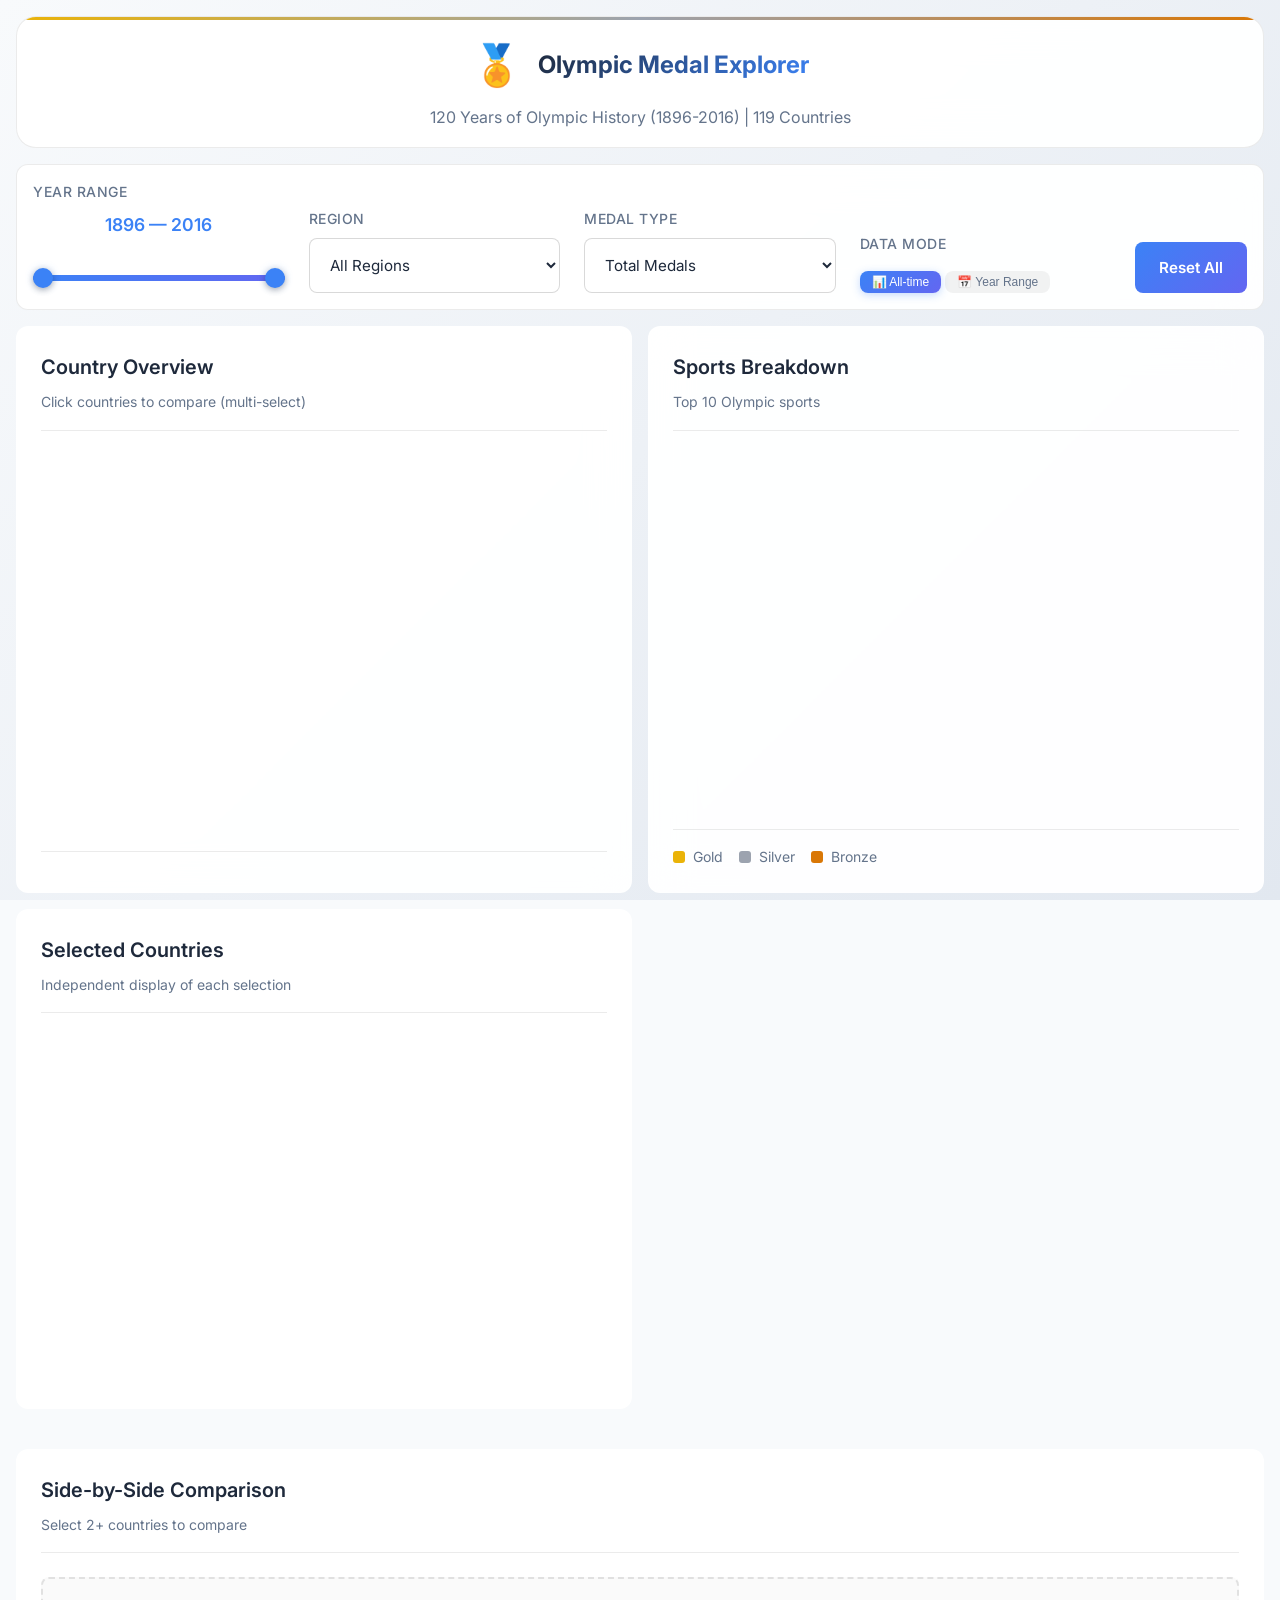
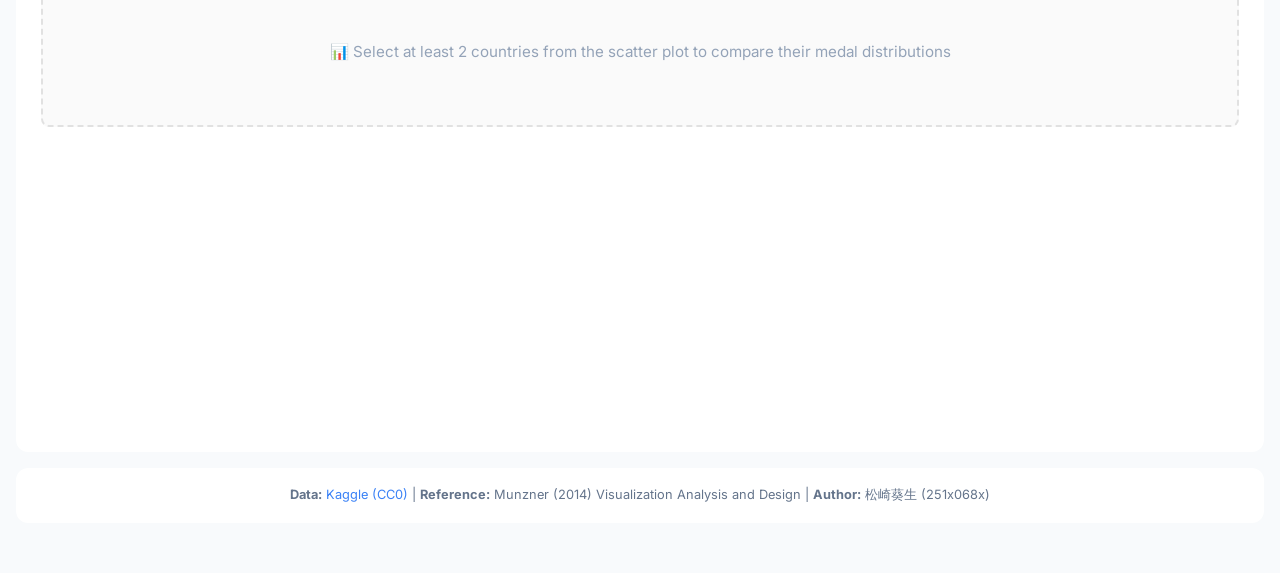
<file: FinalTask/system.html>
<!DOCTYPE html>
<html lang="en">

<head>
    <meta charset="UTF-8">
    <meta name="viewport" content="width=device-width, initial-scale=1.0">
    <title>Olympic Medal Explorer | InfoVis2025</title>
    <meta name="description" content="Interactive visualization of 120 years of Olympic medal history">
    <link rel="stylesheet" href="css/style.css">
    <link rel="preconnect" href="https://fonts.googleapis.com">
    <link rel="preconnect" href="https://fonts.gstatic.com" crossorigin>
    <link href="https://fonts.googleapis.com/css2?family=Inter:wght@300;400;500;600;700&display=swap" rel="stylesheet">
    <script src="https://d3js.org/d3.v7.min.js"></script>
</head>

<body>
    <div class="container horizontal-layout">
        <!-- Header -->
        <header class="header compact">
            <div class="header-content">
                <div class="logo">
                    <span class="logo-icon">🏅</span>
                    <h1>Olympic Medal Explorer</h1>
                </div>
                <p class="subtitle">120 Years of Olympic History (1896-2016) | 119 Countries</p>
            </div>
        </header>

        <!-- Controls Panel - Compact horizontal -->
        <section class="controls-panel compact">
            <div class="control-group year-range-group">
                <label>Year Range</label>
                <div class="year-display" id="year-display">1896 — 2016</div>
                <div class="dual-range-slider">
                    <input type="range" id="year-min" min="1896" max="2016" value="1896" step="4" class="range-min">
                    <input type="range" id="year-max" min="1896" max="2016" value="2016" step="4" class="range-max">
                    <div class="slider-track"></div>
                </div>
            </div>
            <div class="control-group">
                <label for="region-filter">Region</label>
                <select id="region-filter">
                    <option value="all">All Regions</option>
                    <option value="Americas">Americas</option>
                    <option value="Europe">Europe</option>
                    <option value="Asia">Asia</option>
                    <option value="Africa">Africa</option>
                    <option value="Oceania">Oceania</option>
                </select>
            </div>
            <div class="control-group">
                <label for="medal-filter">Medal Type</label>
                <select id="medal-filter">
                    <option value="total">Total Medals</option>
                    <option value="gold">Gold Only</option>
                    <option value="silver">Silver Only</option>
                    <option value="bronze">Bronze Only</option>
                </select>
            </div>
            <div class="control-group">
                <label>Data Mode</label>
                <div class="data-mode-tabs" id="global-mode-tabs">
                    <button class="mode-tab active" data-mode="all-time">📊 All-time</button>
                    <button class="mode-tab" data-mode="year-range">📅 Year Range</button>
                </div>
            </div>
            <button id="reset-btn" class="reset-btn">Reset All</button>
        </section>

        <!-- Main Visualization Area - Horizontal 3-column -->
        <main class="viz-grid-horizontal">
            <!-- Left: Scatter Plot -->
            <section class="viz-panel" id="scatter-panel">
                <div class="panel-header">
                    <h2>Country Overview</h2>
                    <p class="panel-description">Click countries to compare (multi-select)</p>
                </div>
                <div class="chart-container" id="scatter-chart"></div>
                <div class="legend" id="scatter-legend"></div>
            </section>

            <!-- Center: Bar Chart (Sports breakdown) -->
            <section class="viz-panel" id="bar-panel">
                <div class="panel-header">
                    <h2>Sports Breakdown</h2>
                    <p class="panel-description" id="bar-description">Top 10 Olympic sports</p>
                </div>
                <div class="chart-container" id="bar-chart"></div>
                <div class="legend bar-legend">
                    <div class="legend-item"><span class="legend-color"
                            style="background: #eab308;"></span><span>Gold</span></div>
                    <div class="legend-item"><span class="legend-color"
                            style="background: #9ca3af;"></span><span>Silver</span></div>
                    <div class="legend-item"><span class="legend-color"
                            style="background: #d97706;"></span><span>Bronze</span></div>
                </div>
            </section>

            <!-- Right: Selected Countries Display -->
            <section class="viz-panel" id="selection-panel">
                <div class="panel-header">
                    <h2>Selected Countries</h2>
                    <p class="panel-description">Independent display of each selection</p>
                </div>
                <div class="country-cards-container" id="country-cards"></div>
            </section>
        </main>

        <!-- Comparison Chart (always visible, shows placeholder when < 2 selected) -->
        <section class="comparison-section" id="comparison-section">
            <div class="viz-panel comparison-panel">
                <div class="panel-header">
                    <h2>Side-by-Side Comparison</h2>
                    <p class="panel-description" id="comparison-description">Select 2+ countries to compare</p>
                </div>
                <div class="comparison-placeholder" id="comparison-placeholder">
                    <p>📊 Select at least 2 countries from the scatter plot to compare their medal distributions</p>
                </div>
                <div class="chart-container" id="comparison-chart"></div>
            </div>
        </section>

        <!-- Footer - Compact -->
        <footer class="footer compact">
            <div class="credits">
                <p><strong>Data:</strong> <a
                        href="https://www.kaggle.com/datasets/heesoo37/120-years-of-olympic-history-athletes-and-results"
                        target="_blank">Kaggle (CC0)</a> | <strong>Reference:</strong> Munzner (2014) Visualization
                    Analysis and Design | <strong>Author:</strong> 松崎葵生 (251x068x)</p>
            </div>
        </footer>
    </div>

    <!-- Tooltip -->
    <div class="tooltip" id="tooltip"></div>

    <!-- Scripts -->
    <script src="js/main.js"></script>
</body>

</html>
</file>
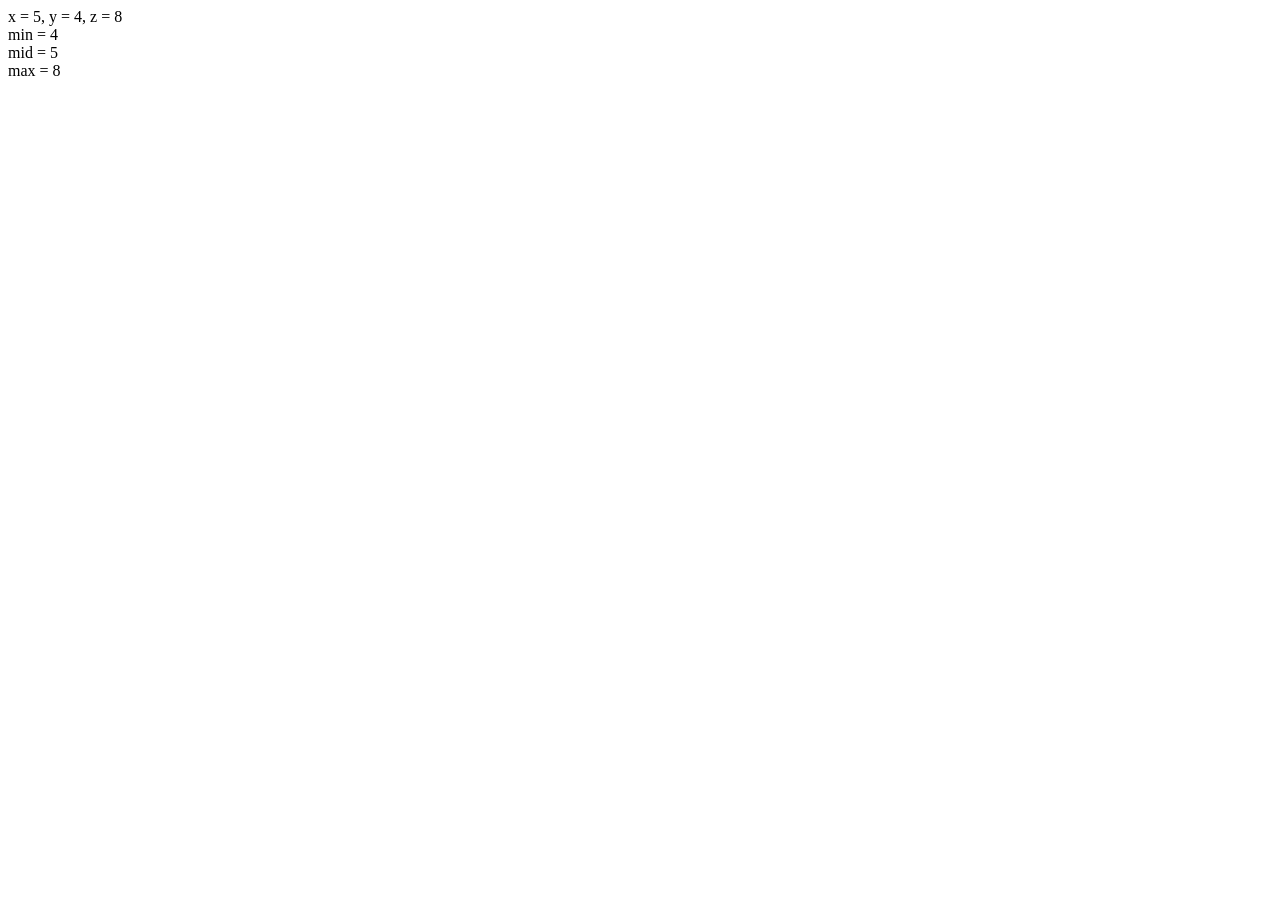
<file: W02/task2.html>
<html>
<head>
<title>W02: Task 2</title>
</head>
<body>

<script src="vec3.js"></script>
<script>
var x = 5, y = 4, z = 8; 
var v = new Vec3(x, y, z);

var min = v.min(); 
var mid = v.mid(); 
var max = v.max(); 

document.write("x = " + x + ", y = " + y + ", z = " + z + "<br>");
document.write("min = " + min + "<br>");
document.write("mid = " + mid + "<br>");
document.write("max = " + max + "<br>");
</script>

</body>
</html>
</file>
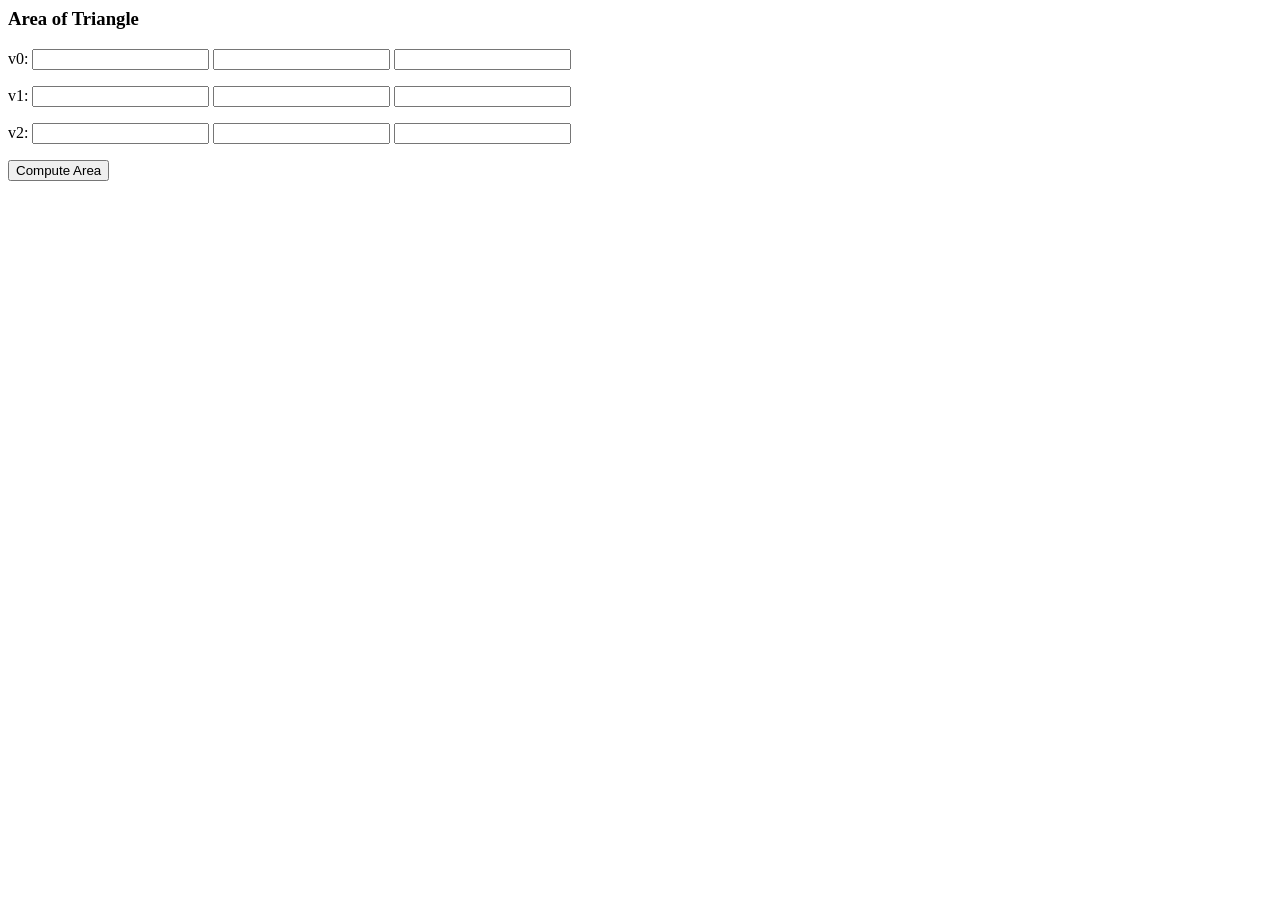
<file: W02/task3.html>
<html>
<head>
<title>W02: Task 3</title>
</head>
<body>

<h3>Area of Triangle</h3>

<p>v0: <input id="x0" type="number"> <input id="y0" type="number"> <input id="z0" type="number"></p>
<p>v1: <input id="x1" type="number"> <input id="y1" type="number"> <input id="z1" type="number"></p>
<p>v2: <input id="x2" type="number"> <input id="y2" type="number"> <input id="z2" type="number"></p>

<input type="button" id="calc" value="Compute Area">
<p id="output"></p>

<script src="vec3.js"></script>
<script>
function AreaOfTriangle(v0, v1, v2) {
  var ux = v1.x - v0.x;
  var uy = v1.y - v0.y;
  var uz = v1.z - v0.z;

  var vx = v2.x - v0.x;
  var vy = v2.y - v0.y;
  var vz = v2.z - v0.z;

  var cx = uy * vz - uz * vy;
  var cy = uz * vx - ux * vz;
  var cz = ux * vy - uy * vx;

  var area = 0.5 * Math.sqrt(cx*cx + cy*cy + cz*cz);
  return area;
}

document.getElementById("calc").addEventListener("click", function() {
  var x0 = Number(document.getElementById("x0").value);
  var y0 = Number(document.getElementById("y0").value);
  var z0 = Number(document.getElementById("z0").value);

  var x1 = Number(document.getElementById("x1").value);
  var y1 = Number(document.getElementById("y1").value);
  var z1 = Number(document.getElementById("z1").value);

  var x2 = Number(document.getElementById("x2").value);
  var y2 = Number(document.getElementById("y2").value);
  var z2 = Number(document.getElementById("z2").value);

  var v0 = new Vec3(x0, y0, z0);
  var v1 = new Vec3(x1, y1, z1);
  var v2 = new Vec3(x2, y2, z2);

  var S = AreaOfTriangle(v0, v1, v2);
  document.getElementById("output").innerHTML = "Area = " + S;
});
</script>

</body>
</html>
</file>
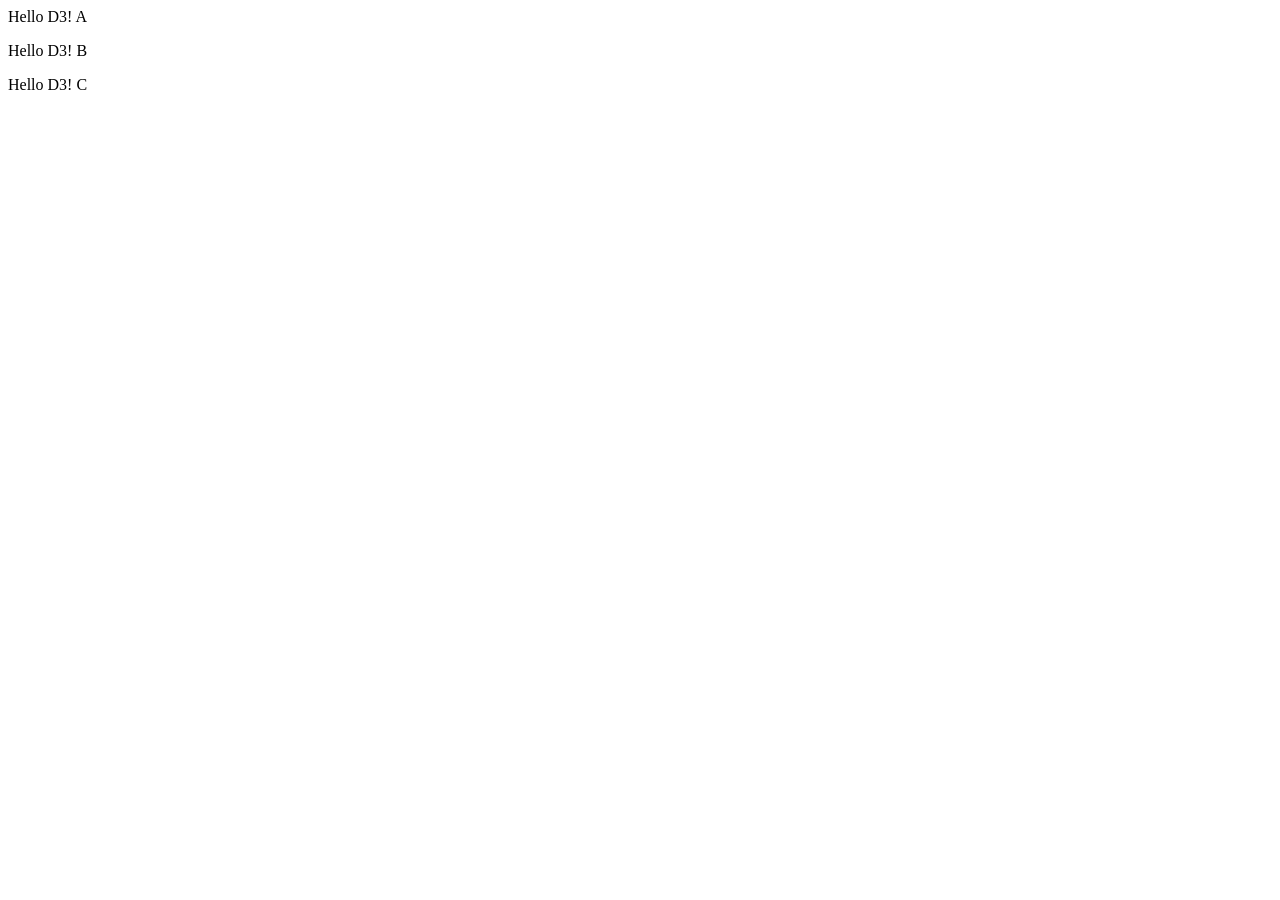
<file: W04/w04_ex03.html>
<html>
    <head>
        <title>W04: Example 03</title>
    </head>
    <body>
	<p>Hello D3! A</p>
	<p>Hello D3! B</p>
	<p>Hello D3! C</p>
	<script src="https://d3js.org/d3.v4.min.js"></script>
	<script>
	 var p = d3.select("body").select("p");
	 p.style("font-weight","bold");
	</script>
    </body>
</html>
</file>
<file: FinalTask/css/style.css>
/* ===================================
   Olympic Medal Explorer - Styles
   Modern, responsive visualization UI
   =================================== */

:root {
    /* Color Palette - Light Theme */
    --bg-primary: #f8fafc;
    --bg-secondary: #ffffff;
    --bg-card: rgba(255, 255, 255, 0.95);
    --bg-glass: rgba(0, 0, 0, 0.02);

    --text-primary: #1e293b;
    --text-secondary: #64748b;
    --text-muted: #94a3b8;

    --accent-primary: #3b82f6;
    --accent-secondary: #6366f1;
    --accent-glow: rgba(59, 130, 246, 0.2);

    --gold: #eab308;
    --silver: #9ca3af;
    --bronze: #d97706;

    --region-americas: #ef4444;
    --region-europe: #3b82f6;
    --region-asia: #22c55e;
    --region-africa: #f59e0b;
    --region-oceania: #a855f7;

    /* Spacing */
    --spacing-xs: 0.5rem;
    --spacing-sm: 1rem;
    --spacing-md: 1.5rem;
    --spacing-lg: 2rem;
    --spacing-xl: 3rem;

    /* Border Radius */
    --radius-sm: 8px;
    --radius-md: 12px;
    --radius-lg: 20px;

    /* Shadows */
    --shadow-sm: 0 1px 3px rgba(0, 0, 0, 0.08);
    --shadow-md: 0 4px 12px rgba(0, 0, 0, 0.1);
    --shadow-lg: 0 10px 30px rgba(0, 0, 0, 0.12);
    --shadow-glow: 0 0 20px var(--accent-glow);

    /* Transitions */
    --transition-fast: 0.15s ease;
    --transition-normal: 0.3s ease;
    --transition-slow: 0.5s ease;
}

/* ===================================
   Base Styles
   =================================== */

* {
    margin: 0;
    padding: 0;
    box-sizing: border-box;
}

html {
    font-size: 16px;
    scroll-behavior: smooth;
}

body {
    font-family: 'Inter', -apple-system, BlinkMacSystemFont, sans-serif;
    background: var(--bg-primary);
    color: var(--text-primary);
    line-height: 1.6;
    min-height: 100vh;
    overflow-x: hidden;
}

/* Background - Light theme */
body::before {
    content: '';
    position: fixed;
    top: 0;
    left: 0;
    width: 100%;
    height: 100%;
    background: linear-gradient(135deg, #f8fafc 0%, #e2e8f0 100%);
    pointer-events: none;
    z-index: -1;
}

/* ===================================
   Layout
   =================================== */

.container {
    max-width: 1920px;
    margin: 0 auto;
    padding: var(--spacing-sm);
    display: grid;
    grid-template-columns: 1fr;
    gap: var(--spacing-sm);
}

/* Horizontal Layout for MacBook */
.horizontal-layout {
    max-width: 100%;
    padding: var(--spacing-sm);
}

.viz-grid-horizontal {
    display: grid;
    grid-template-columns: 1fr 1fr 350px;
    gap: var(--spacing-sm);
    min-height: 400px;
}

@media (max-width: 1400px) {
    .viz-grid-horizontal {
        grid-template-columns: 1fr 1fr;
    }
}

@media (max-width: 1000px) {
    .viz-grid-horizontal {
        grid-template-columns: 1fr;
    }
}

/* Compact Header */
.header.compact {
    padding: var(--spacing-sm);
}

.header.compact h1 {
    font-size: 1.5rem;
}

/* Compact Controls */
.controls-panel.compact {
    padding: var(--spacing-sm);
}

/* Country Cards in Selection Panel */
.country-cards-container {
    display: flex;
    flex-direction: column;
    gap: var(--spacing-sm);
    overflow-y: auto;
    max-height: 350px;
    padding: var(--spacing-xs);
}

.country-card {
    background: rgba(0, 0, 0, 0.02);
    border: 1px solid rgba(0, 0, 0, 0.08);
    border-radius: var(--radius-sm);
    padding: var(--spacing-sm);
}

.country-card-header {
    display: flex;
    justify-content: space-between;
    align-items: center;
    margin-bottom: var(--spacing-xs);
}

.country-card-name {
    font-weight: 600;
    font-size: 0.95rem;
    color: var(--text-primary);
}

.country-card-remove {
    background: none;
    border: none;
    color: var(--text-muted);
    cursor: pointer;
    font-size: 1rem;
    padding: 2px 6px;
    border-radius: 4px;
}

.country-card-remove:hover {
    background: rgba(239, 68, 68, 0.1);
    color: #ef4444;
}

.country-card-medals {
    display: flex;
    gap: var(--spacing-xs);
}

.country-card-medal {
    display: flex;
    align-items: center;
    gap: 4px;
    font-size: 0.85rem;
}

.medal-icon {
    width: 14px;
    height: 14px;
    border-radius: 50%;
}

.medal-icon.gold {
    background: var(--gold);
}

.medal-icon.silver {
    background: var(--silver);
}

.medal-icon.bronze {
    background: var(--bronze);
}

.no-selection-message {
    color: var(--text-muted);
    font-size: 0.9rem;
    text-align: center;
    padding: var(--spacing-md);
}

/* Compact Footer */
.footer.compact {
    padding: var(--spacing-sm);
}

.footer.compact p {
    font-size: 0.8rem;
    margin: 0;
}

/* ===================================
   Header
   =================================== */

.header {
    background: var(--bg-card);
    backdrop-filter: blur(20px);
    border: 1px solid rgba(0, 0, 0, 0.08);
    border-radius: var(--radius-lg);
    padding: var(--spacing-lg);
    text-align: center;
    position: relative;
    overflow: hidden;
}

.header::before {
    content: '';
    position: absolute;
    top: 0;
    left: 0;
    right: 0;
    height: 3px;
    background: linear-gradient(90deg, var(--gold), var(--silver), var(--bronze));
}

.logo {
    display: flex;
    align-items: center;
    justify-content: center;
    gap: var(--spacing-sm);
    margin-bottom: var(--spacing-xs);
}

.logo-icon {
    font-size: 2.5rem;
    animation: pulse 2s ease-in-out infinite;
}

@keyframes pulse {

    0%,
    100% {
        transform: scale(1);
    }

    50% {
        transform: scale(1.1);
    }
}

.header h1 {
    font-size: 2rem;
    font-weight: 700;
    background: linear-gradient(135deg, var(--text-primary), var(--accent-primary));
    -webkit-background-clip: text;
    -webkit-text-fill-color: transparent;
    background-clip: text;
}

.subtitle {
    color: var(--text-secondary);
    font-size: 1rem;
    font-weight: 400;
}

/* ===================================
   Controls Panel
   =================================== */

.controls-panel {
    background: var(--bg-card);
    backdrop-filter: blur(20px);
    border: 1px solid rgba(0, 0, 0, 0.08);
    border-radius: var(--radius-md);
    padding: var(--spacing-md);
    display: flex;
    flex-wrap: wrap;
    gap: var(--spacing-md);
    align-items: flex-end;
}

.control-group {
    display: flex;
    flex-direction: column;
    gap: var(--spacing-xs);
    flex: 1;
    min-width: 180px;
}

.control-group label {
    font-size: 0.875rem;
    font-weight: 500;
    color: var(--text-secondary);
    text-transform: uppercase;
    letter-spacing: 0.5px;
}

.slider-container {
    display: flex;
    align-items: center;
    gap: var(--spacing-sm);
}

.slider-container input[type="range"] {
    flex: 1;
    height: 6px;
    background: rgba(0, 0, 0, 0.08);
    border-radius: 3px;
    outline: none;
    -webkit-appearance: none;
}

.slider-container input[type="range"]::-webkit-slider-thumb {
    -webkit-appearance: none;
    width: 18px;
    height: 18px;
    background: var(--accent-primary);
    border-radius: 50%;
    cursor: pointer;
    box-shadow: 0 0 10px var(--accent-glow);
    transition: transform var(--transition-fast);
}

.slider-container input[type="range"]::-webkit-slider-thumb:hover {
    transform: scale(1.2);
}

#year-range-display {
    font-weight: 600;
    color: var(--accent-primary);
    min-width: 100px;
    text-align: center;
}

/* Dual Range Slider */
.year-range-group {
    min-width: 200px;
}

.year-display {
    font-weight: 600;
    font-size: 1.1rem;
    color: var(--accent-primary);
    text-align: center;
    margin-bottom: var(--spacing-sm);
}

.dual-range-slider {
    position: relative;
    width: 100%;
    height: 30px;
}

.dual-range-slider input[type="range"] {
    position: absolute;
    width: 100%;
    height: 6px;
    top: 12px;
    background: transparent;
    -webkit-appearance: none;
    appearance: none;
    pointer-events: none;
}

.dual-range-slider input[type="range"]::-webkit-slider-runnable-track {
    height: 6px;
    background: transparent;
    border-radius: 3px;
}

.dual-range-slider input[type="range"]::-webkit-slider-thumb {
    -webkit-appearance: none;
    appearance: none;
    width: 20px;
    height: 20px;
    background: var(--accent-primary);
    border-radius: 50%;
    cursor: pointer;
    pointer-events: auto;
    box-shadow: 0 0 10px var(--accent-glow), 0 2px 6px rgba(0, 0, 0, 0.3);
    transition: transform 0.2s, box-shadow 0.2s;
    margin-top: -7px;
}

.dual-range-slider input[type="range"]::-webkit-slider-thumb:hover {
    transform: scale(1.15);
    box-shadow: 0 0 15px var(--accent-glow), 0 2px 8px rgba(0, 0, 0, 0.4);
}

.dual-range-slider input[type="range"]::-moz-range-thumb {
    width: 20px;
    height: 20px;
    background: var(--accent-primary);
    border: none;
    border-radius: 50%;
    cursor: pointer;
    pointer-events: auto;
    box-shadow: 0 0 10px var(--accent-glow);
}

.slider-track {
    position: absolute;
    top: 12px;
    left: 0;
    right: 0;
    height: 6px;
    background: rgba(0, 0, 0, 0.1);
    border-radius: 3px;
    z-index: 0;
}

.slider-track::before {
    content: '';
    position: absolute;
    height: 100%;
    background: linear-gradient(90deg, var(--accent-primary), var(--accent-secondary));
    border-radius: 3px;
    left: var(--range-start, 0%);
    width: var(--range-width, 100%);
}

.range-min,
.range-max {
    z-index: 2;
}

.filter-hint {
    font-size: 0.75rem;
    color: var(--text-muted);
    font-weight: 400;
}

/* Data Mode Tabs */
.data-mode-tabs {
    display: flex;
    gap: 4px;
    margin-top: var(--spacing-xs);
}

.mode-tab {
    padding: 4px 12px;
    font-size: 0.75rem;
    font-weight: 500;
    border: none;
    border-radius: var(--radius-sm);
    cursor: pointer;
    transition: all 0.2s ease;
    background: rgba(0, 0, 0, 0.05);
    color: var(--text-secondary);
}

.mode-tab:hover {
    background: rgba(0, 0, 0, 0.1);
    color: var(--text-secondary);
}

.mode-tab.active {
    background: linear-gradient(135deg, var(--accent-primary), var(--accent-secondary));
    color: white;
    box-shadow: 0 2px 8px rgba(59, 130, 246, 0.3);
}

.data-note {
    display: inline-block;
    font-size: 0.7rem;
    color: var(--accent-secondary);
    background: rgba(16, 185, 129, 0.1);
    padding: 2px 8px;
    border-radius: var(--radius-sm);
    margin-top: var(--spacing-xs);
}

select {
    background: white;
    border: 1px solid rgba(0, 0, 0, 0.15);
    border-radius: var(--radius-sm);
    padding: var(--spacing-sm);
    color: var(--text-primary);
    font-family: inherit;
    font-size: 0.95rem;
    cursor: pointer;
    transition: all var(--transition-fast);
}

select:hover,
select:focus {
    border-color: var(--accent-primary);
    outline: none;
    box-shadow: 0 0 15px var(--accent-glow);
}

select option {
    background: white;
    color: var(--text-primary);
}

.reset-btn {
    background: linear-gradient(135deg, var(--accent-primary), var(--accent-secondary));
    border: none;
    border-radius: var(--radius-sm);
    padding: var(--spacing-sm) var(--spacing-md);
    color: white;
    font-family: inherit;
    font-size: 0.95rem;
    font-weight: 600;
    cursor: pointer;
    transition: all var(--transition-fast);
    white-space: nowrap;
}

.reset-btn:hover {
    transform: translateY(-2px);
    box-shadow: var(--shadow-glow);
}

/* ===================================
   Visualization Container
   =================================== */

.viz-container {
    display: grid;
    grid-template-columns: 1fr 1fr;
    gap: var(--spacing-md);
}

/* Comparison Section - Full Width */
.comparison-section {
    width: 100%;
    margin-top: var(--spacing-md);
}

.comparison-panel {
    min-height: 200px;
    /* Smaller when showing placeholder */
    position: relative;
}

.comparison-panel .chart-container {
    min-height: 300px;
}

/* Comparison Placeholder */
.comparison-placeholder {
    display: flex;
    align-items: center;
    justify-content: center;
    height: 150px;
    color: var(--text-muted);
    font-size: 0.95rem;
    text-align: center;
    background: rgba(0, 0, 0, 0.02);
    border-radius: var(--radius-sm);
    border: 2px dashed rgba(0, 0, 0, 0.1);
}

.comparison-placeholder p {
    margin: 0;
    padding: var(--spacing-md);
}

@media (max-width: 1200px) {
    .viz-container {
        grid-template-columns: 1fr;
    }
}

.viz-panel {
    background: var(--bg-card);
    backdrop-filter: blur(20px);
    border: 1px solid rgba(255, 255, 255, 0.1);
    border-radius: var(--radius-md);
    padding: var(--spacing-md);
    display: flex;
    flex-direction: column;
    min-height: 500px;
    transition: all var(--transition-normal);
}

.viz-panel:hover {
    border-color: rgba(99, 102, 241, 0.3);
    box-shadow: var(--shadow-glow);
}

.panel-header {
    margin-bottom: var(--spacing-md);
    padding-bottom: var(--spacing-sm);
    border-bottom: 1px solid rgba(0, 0, 0, 0.08);
}

.panel-header h2 {
    font-size: 1.25rem;
    font-weight: 600;
    margin-bottom: var(--spacing-xs);
}

.panel-description {
    font-size: 0.875rem;
    color: var(--text-secondary);
}

.chart-container {
    flex: 1;
    position: relative;
    min-height: 350px;
}

.chart-container svg {
    width: 100%;
    height: 100%;
}

/* ===================================
   Legend
   =================================== */

.legend {
    display: flex;
    flex-wrap: wrap;
    gap: var(--spacing-sm);
    margin-top: var(--spacing-md);
    padding-top: var(--spacing-sm);
    border-top: 1px solid rgba(0, 0, 0, 0.08);
}

.legend-item {
    display: flex;
    align-items: center;
    gap: var(--spacing-xs);
    font-size: 0.875rem;
    color: var(--text-secondary);
}

.legend-color {
    width: 12px;
    height: 12px;
    border-radius: 3px;
}

/* ===================================
   Info Panel
   =================================== */

.info-panel {
    display: flex;
    justify-content: center;
}

.info-card {
    background: var(--bg-card);
    backdrop-filter: blur(20px);
    border: 1px solid rgba(255, 255, 255, 0.1);
    border-radius: var(--radius-md);
    padding: var(--spacing-md);
    width: 100%;
    max-width: 500px;
}

.info-card h3 {
    font-size: 1rem;
    font-weight: 600;
    margin-bottom: var(--spacing-sm);
    color: var(--text-secondary);
    text-transform: uppercase;
    letter-spacing: 0.5px;
}

#selected-country-name {
    font-size: 1.5rem;
    font-weight: 700;
    color: var(--text-primary);
    margin-bottom: var(--spacing-md);
}

.medal-stats {
    display: flex;
    gap: var(--spacing-md);
    justify-content: center;
}

.stat-item {
    text-align: center;
    padding: var(--spacing-sm) var(--spacing-md);
    background: rgba(0, 0, 0, 0.03);
    border-radius: var(--radius-sm);
    min-width: 80px;
}

.stat-item.gold {
    border: 2px solid var(--gold);
}

.stat-item.silver {
    border: 2px solid var(--silver);
}

.stat-item.bronze {
    border: 2px solid var(--bronze);
}

.stat-value {
    display: block;
    font-size: 1.75rem;
    font-weight: 700;
}

.stat-item.gold .stat-value {
    color: var(--gold);
}

.stat-item.silver .stat-value {
    color: var(--silver);
}

.stat-item.bronze .stat-value {
    color: var(--bronze);
}

.stat-label {
    font-size: 0.75rem;
    color: var(--text-secondary);
    text-transform: uppercase;
    letter-spacing: 0.5px;
}

/* ===================================
   Footer
   =================================== */

.footer {
    background: var(--bg-card);
    backdrop-filter: blur(20px);
    border: 1px solid rgba(255, 255, 255, 0.1);
    border-radius: var(--radius-md);
    padding: var(--spacing-md);
    text-align: center;
}

.credits p {
    font-size: 0.875rem;
    color: var(--text-secondary);
    margin-bottom: var(--spacing-xs);
}

.credits p:last-child {
    margin-bottom: 0;
}

.credits a {
    color: var(--accent-primary);
    text-decoration: none;
    transition: color var(--transition-fast);
}

.credits a:hover {
    color: var(--accent-secondary);
    text-decoration: underline;
}

/* ===================================
   Tooltip
   =================================== */

.tooltip {
    position: absolute;
    background: white;
    border: 1px solid rgba(0, 0, 0, 0.1);
    border-radius: var(--radius-sm);
    padding: var(--spacing-sm);
    font-size: 0.875rem;
    pointer-events: none;
    opacity: 0;
    transition: opacity var(--transition-fast);
    z-index: 1000;
    max-width: 250px;
    box-shadow: var(--shadow-md);
}

.tooltip.visible {
    opacity: 1;
}

.tooltip-title {
    font-weight: 600;
    margin-bottom: var(--spacing-xs);
    color: var(--text-primary);
}

.tooltip-content {
    color: var(--text-secondary);
}

.tooltip-medal {
    display: flex;
    align-items: center;
    gap: var(--spacing-xs);
    margin-top: 4px;
}

.tooltip-medal-icon {
    width: 10px;
    height: 10px;
    border-radius: 50%;
}

/* ===================================
   Chart Elements
   =================================== */

.scatter-point {
    cursor: pointer;
    transition: all var(--transition-fast);
}

.scatter-point:hover {
    stroke: white;
    stroke-width: 2;
}

.scatter-point.selected {
    stroke: white;
    stroke-width: 3;
    filter: drop-shadow(0 0 10px rgba(255, 255, 255, 0.5));
}

.scatter-point.dimmed {
    opacity: 0.2;
}

.bar-rect {
    cursor: pointer;
    transition: all var(--transition-fast);
}

.bar-rect:hover {
    filter: brightness(1.2);
}

.axis text {
    fill: var(--text-secondary);
    font-size: 0.75rem;
}

.axis line,
.axis path {
    stroke: rgba(0, 0, 0, 0.15);
}

.axis-label {
    fill: var(--text-secondary);
    font-size: 0.875rem;
    font-weight: 500;
}

.grid line {
    stroke: rgba(0, 0, 0, 0.06);
}

/* ===================================
   Animations
   =================================== */

@keyframes fadeIn {
    from {
        opacity: 0;
        transform: translateY(10px);
    }

    to {
        opacity: 1;
        transform: translateY(0);
    }
}

.viz-panel {
    animation: fadeIn 0.5s ease forwards;
}

#bar-panel {
    animation-delay: 0.1s;
}

/* ===================================
   Responsive
   =================================== */

@media (max-width: 768px) {
    .header h1 {
        font-size: 1.5rem;
    }

    .controls-panel {
        flex-direction: column;
    }

    .control-group {
        width: 100%;
    }

    .slider-container {
        flex-wrap: wrap;
    }

    .medal-stats {
        flex-direction: column;
        gap: var(--spacing-sm);
    }
}
</file>
